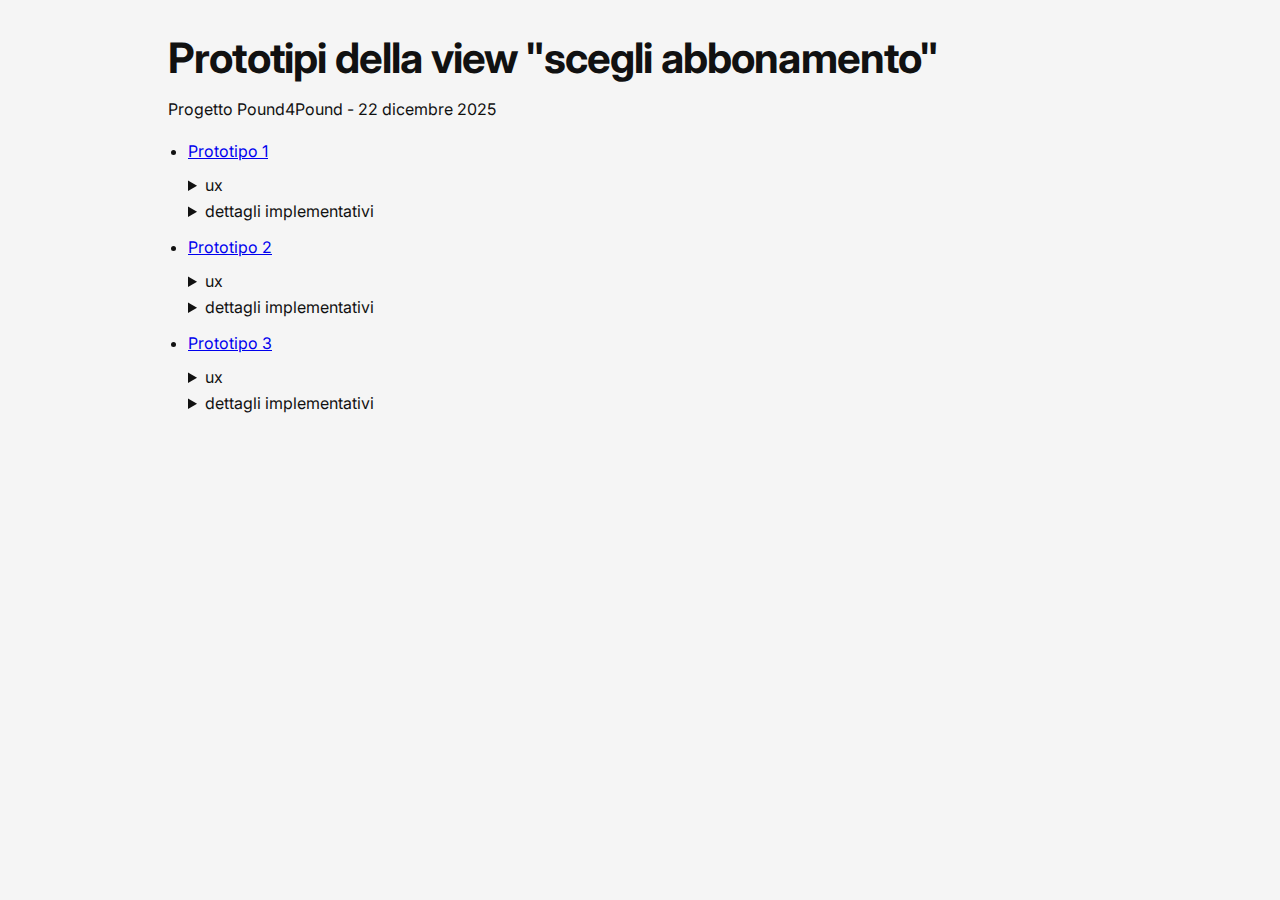
<file: index.html>
<!DOCTYPE html>
<html lang="it">
  <head>
    <meta charset="UTF-8" />
    <meta name="viewport" content="width=device-width, initial-scale=1.0" />
    <title>Prototipi</title>
    <link rel="preconnect" href="https://fonts.googleapis.com" />
    <link rel="preconnect" href="https://fonts.gstatic.com" crossorigin />
    <link
      href="https://fonts.googleapis.com/css2?family=Inter:wght@400;600;700&display=swap"
      rel="stylesheet"
    />
    <link rel="stylesheet" href="./styles.css" />
  </head>
  <body>
    <main class="page">
      <header class="header" style="text-align: left">
        <h1 class="title">Prototipi della view "scegli abbonamento"</h1>
        <p>Progetto Pound4Pound - 22 dicembre 2025</p>
      </header>

      <section aria-label="Lista prototipi">
        <ul class="index-prototypes">
          <li>
            <a href="./abbonamento_v1.html">Prototipo 1</a>
            <details>
              <summary>ux</summary>
              <ul>
                <li>
                  obiettivo 1: capire se "aggiungi extra disciplina" funziona
                </li>
                <li>
                  obiettivo 2: capire se ho messo bene in evidenza la
                  progressione dello sconto
                </li>
              </ul>
            </details>
            <details>
              <summary>dettagli implementativi</summary>
              <ul>
                <li>Selezione di un solo piano (bottone "Seleziona")</li>
                <li>
                  Contatore discipline totali (1-4) con +40€/mese oltre la prima
                </li>
                <li>
                  Aggiornamento dinamico prezzi e barrato su tutte le cards
                </li>
                <li>
                  Risparmi in € costanti per piano; % sconto dinamica in base al
                  barrato aggiornato
                </li>
                <li>
                  CTA "Vai al pagamento" abilitata solo dopo selezione (alert di
                  riepilogo)
                </li>
              </ul>
            </details>
          </li>
          <li>
            <a href="./abbonamento_v2.html">Prototipo 2</a>
            <details>
              <summary>ux</summary>
              <ul>
                <li>
                  obiettivo 1: sostituito il contatore "aggiungi disciplina" con
                  un controllo più mobile friendly (non sono convinto)
                </li>
                <li>
                  obiettivo 2: cambiata la card per rendere più trasperante il
                  calcolo del costo delle extra discipline
                </li>
              </ul>
            </details>
            <details>
              <summary>dettagli implementativi</summary>
              <ul>
                <li>
                  Selettore discipline (1-4) dentro ogni card, ma con stato
                  globale
                </li>
                <li>
                  Totale per card sempre visibile; bottone "Acquista" per ogni
                  piano (alert di riepilogo)
                </li>
                <li>
                  Aggiornamento prezzi e barrato + meta (risparmi e % sconto)
                  quando cambiano le discipline
                </li>
              </ul>
            </details>
          </li>
          <li>
            <a href="./abbonamento_v3.html">Prototipo 3</a>
            <details>
              <summary>ux</summary>
              <ul>
                <li>
                  obiettivo 1: tento di esplicitare meglio i calcoli del costo
                  delle extra discipline (PER EVITARE CARICO COGNITIVO ALLO
                  USER)
                </li>
              </ul>
            </details>
            <details>
              <summary>dettagli implementativi</summary>
              <ul>
                <li>Contatore globale extra discipline (0-3), default 0</li>
                <li>
                  Breakdown per piano: disciplina inclusa, extra discipline e
                  totale
                </li>
                <li>
                  Sezioni "extra" e "totale" (e separatori) visibili solo quando
                  extra &gt; 0
                </li>
                <li>Bottone "Acquista" per piano (alert di riepilogo)</li>
              </ul>
            </details>
          </li>
        </ul>
      </section>
    </main>
  </body>
</html>
</file>
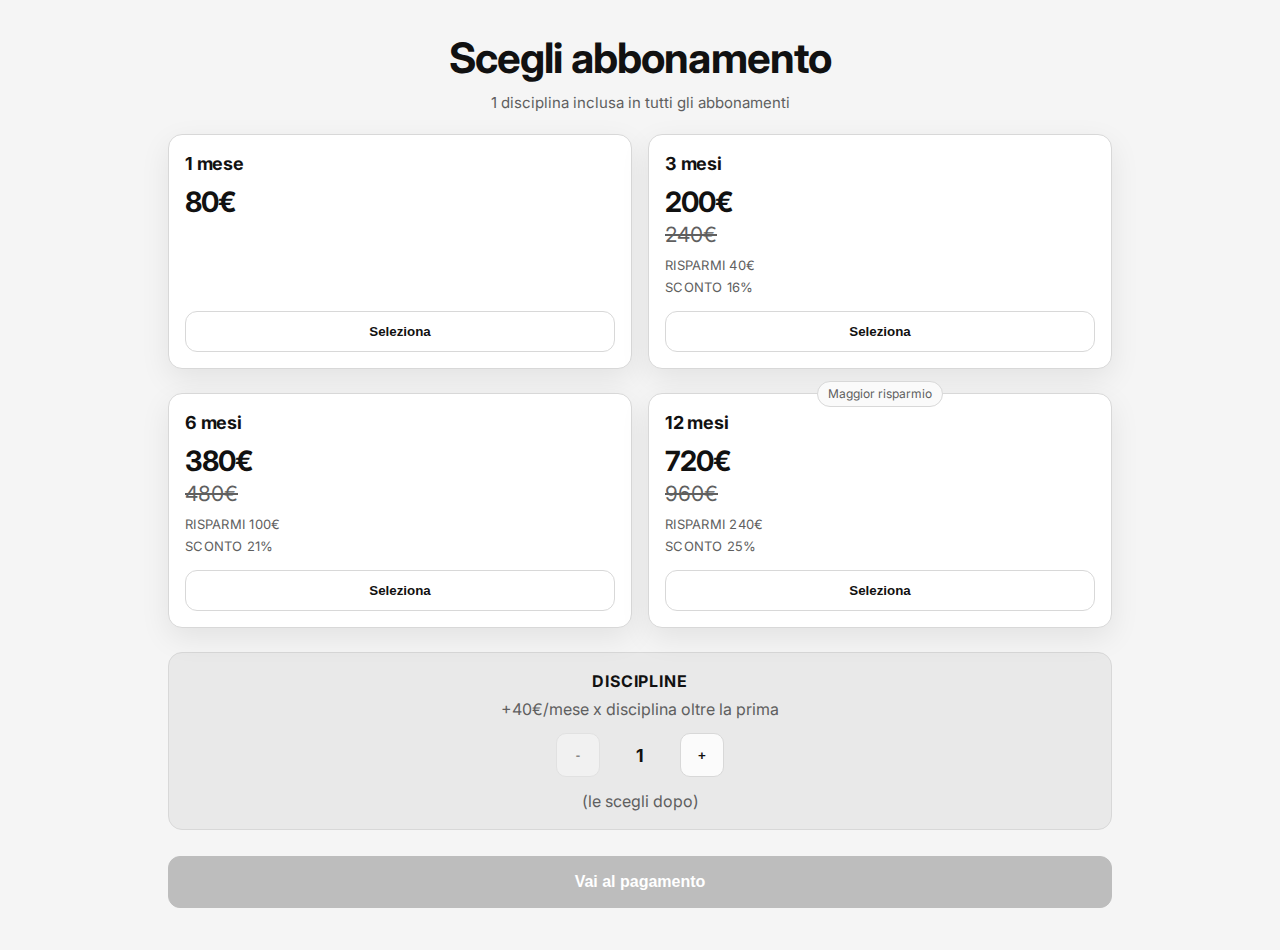
<file: abbonamento_v1.html>
<!DOCTYPE html>
<html lang="it">
  <head>
    <meta charset="UTF-8" />
    <meta name="viewport" content="width=device-width, initial-scale=1.0" />
    <title>Scegli abbonamento</title>
    <link rel="preconnect" href="https://fonts.googleapis.com" />
    <link rel="preconnect" href="https://fonts.gstatic.com" crossorigin />
    <link
      href="https://fonts.googleapis.com/css2?family=Inter:wght@400;600;700&display=swap"
      rel="stylesheet"
    />
    <link rel="stylesheet" href="./styles.css" />
  </head>
  <body>
    <main class="page">
      <header class="header">
        <h1 class="title">Scegli abbonamento</h1>
        <p class="subtitle">1 disciplina inclusa in tutti gli abbonamenti</p>
      </header>

      <section class="plans" aria-label="Piani di abbonamento">
        <article class="plan" data-plan-id="1m" aria-label="Piano 1 mese">
          <div class="plan__top">
            <h2 class="plan__name">1 mese</h2>
          </div>

          <div class="plan__prices">
            <div class="plan__price">
              <span class="price__value" data-role="price">80€</span>
            </div>
          </div>

          <div class="plan__bottom">
            <button class="btn btn--ghost" type="button" data-role="select">
              Seleziona
            </button>
          </div>
        </article>

        <article class="plan" data-plan-id="3m" aria-label="Piano 3 mesi">
          <div class="plan__top">
            <h2 class="plan__name">3 mesi</h2>
          </div>

          <div class="plan__prices">
            <div class="plan__price">
              <span class="price__value" data-role="price">200€</span>
              <span class="price__striked" data-role="striked">240€</span>
            </div>
            <div class="plan__meta">
              <div class="meta__row" data-role="savings">Risparmi 40€</div>
              <div class="meta__row" data-role="discount">Sconto 16%</div>
            </div>
          </div>

          <div class="plan__bottom">
            <button class="btn btn--ghost" type="button" data-role="select">
              Seleziona
            </button>
          </div>
        </article>

        <article class="plan" data-plan-id="6m" aria-label="Piano 6 mesi">
          <div class="plan__top">
            <h2 class="plan__name">6 mesi</h2>
          </div>

          <div class="plan__prices">
            <div class="plan__price">
              <span class="price__value" data-role="price">380€</span>
              <span class="price__striked" data-role="striked">480€</span>
            </div>
            <div class="plan__meta">
              <div class="meta__row" data-role="savings">Risparmi 100€</div>
              <div class="meta__row" data-role="discount">Sconto 21%</div>
            </div>
          </div>

          <div class="plan__bottom">
            <button class="btn btn--ghost" type="button" data-role="select">
              Seleziona
            </button>
          </div>
        </article>

        <article class="plan" data-plan-id="12m" aria-label="Piano 12 mesi">
          <div class="plan__badge" aria-hidden="true">Maggior risparmio</div>

          <div class="plan__top">
            <h2 class="plan__name">12 mesi</h2>
          </div>

          <div class="plan__prices">
            <div class="plan__price">
              <span class="price__value" data-role="price">720€</span>
              <span class="price__striked" data-role="striked">960€</span>
            </div>
            <div class="plan__meta">
              <div class="meta__row" data-role="savings">Risparmi 240€</div>
              <div class="meta__row" data-role="discount">Sconto 25%</div>
            </div>
          </div>

          <div class="plan__bottom">
            <button class="btn btn--ghost" type="button" data-role="select">
              Seleziona
            </button>
          </div>
        </article>
      </section>

      <section class="extras" aria-label="Aggiungi discipline">
        <h3 class="extras__title">Discipline</h3>
        <p class="extras__subtitle">+40€/mese x disciplina oltre la prima</p>

        <div class="counter" role="group" aria-label="Numero discipline">
          <button
            class="btn btn--square"
            type="button"
            data-role="minus"
            disabled
          >
            -
          </button>
          <div class="counter__value" data-role="disciplines">1</div>
          <button class="btn btn--square" type="button" data-role="plus">
            +
          </button>
        </div>

        <p class="extras__hint">(le scegli dopo)</p>
      </section>

      <footer class="footer">
        <button
          class="btn btn--primary"
          type="button"
          data-role="checkout"
          disabled
        >
          Vai al pagamento
        </button>
      </footer>
    </main>

    <script src="./app.js" defer></script>
  </body>
</html>
</file>
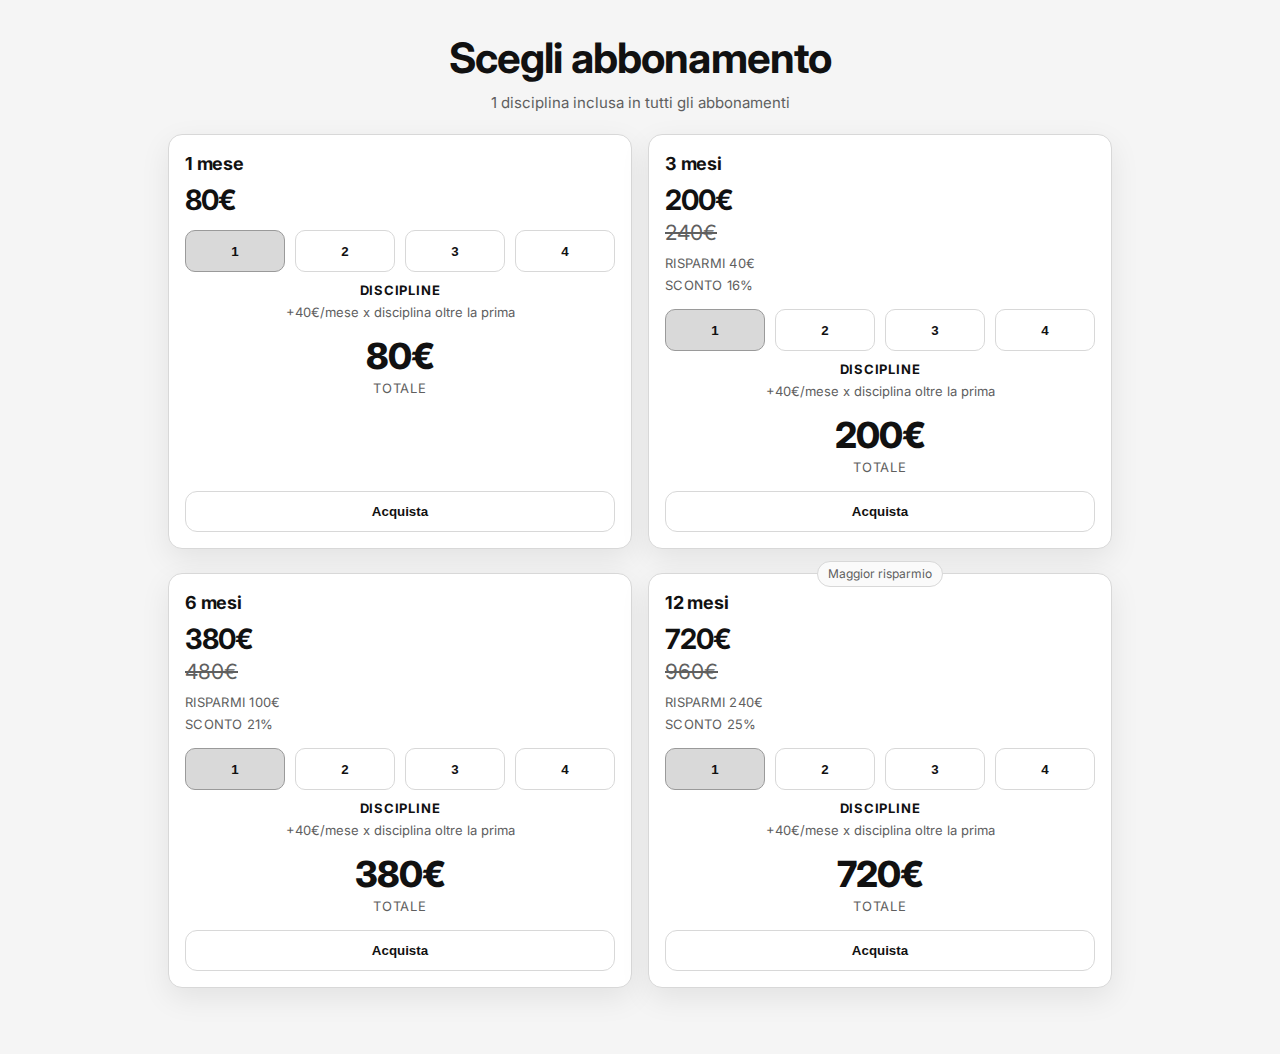
<file: abbonamento_v2.html>
<!DOCTYPE html>
<html lang="it">
  <head>
    <meta charset="UTF-8" />
    <meta name="viewport" content="width=device-width, initial-scale=1.0" />
    <title>Scegli abbonamento (v2)</title>
    <link rel="preconnect" href="https://fonts.googleapis.com" />
    <link rel="preconnect" href="https://fonts.gstatic.com" crossorigin />
    <link
      href="https://fonts.googleapis.com/css2?family=Inter:wght@400;600;700&display=swap"
      rel="stylesheet"
    />
    <link rel="stylesheet" href="./styles.css" />
  </head>
  <body>
    <main class="page">
      <header class="header">
        <h1 class="title">Scegli abbonamento</h1>
        <p class="subtitle">1 disciplina inclusa in tutti gli abbonamenti</p>
      </header>

      <section class="plans" aria-label="Piani di abbonamento">
        <article
          class="plan plan--v2"
          data-plan-id="1m"
          aria-label="Piano 1 mese"
        >
          <div class="plan__top">
            <h2 class="plan__name">1 mese</h2>
          </div>

          <div class="plan__prices">
            <div class="plan__price">
              <span class="price__value" data-role="price">80€</span>
            </div>
          </div>

          <div class="plan__picker" aria-label="Discipline">
            <div class="picker" data-role="discipline-picker">
              <button
                class="picker__item"
                type="button"
                data-role="discipline-option"
                data-value="1"
              >
                1
              </button>
              <button
                class="picker__item"
                type="button"
                data-role="discipline-option"
                data-value="2"
              >
                2
              </button>
              <button
                class="picker__item"
                type="button"
                data-role="discipline-option"
                data-value="3"
              >
                3
              </button>
              <button
                class="picker__item"
                type="button"
                data-role="discipline-option"
                data-value="4"
              >
                4
              </button>
            </div>

            <div class="picker__label">Discipline</div>
            <div class="picker__subtitle">
              +40€/mese x disciplina oltre la prima
            </div>
          </div>

          <div class="plan__total" aria-label="Totale">
            <div class="total__value" data-role="total">80€</div>
            <div class="total__label">Totale</div>
          </div>

          <div class="plan__bottom">
            <button class="btn btn--ghost" type="button" data-role="buy">
              Acquista
            </button>
          </div>
        </article>

        <article
          class="plan plan--v2"
          data-plan-id="3m"
          aria-label="Piano 3 mesi"
        >
          <div class="plan__top">
            <h2 class="plan__name">3 mesi</h2>
          </div>

          <div class="plan__prices">
            <div class="plan__price">
              <span class="price__value" data-role="price">200€</span>
              <span class="price__striked" data-role="striked">240€</span>
            </div>
            <div class="plan__meta">
              <div class="meta__row" data-role="savings">Risparmi 40€</div>
              <div class="meta__row" data-role="discount">Sconto 16%</div>
            </div>
          </div>

          <div class="plan__picker" aria-label="Discipline">
            <div class="picker" data-role="discipline-picker">
              <button
                class="picker__item"
                type="button"
                data-role="discipline-option"
                data-value="1"
              >
                1
              </button>
              <button
                class="picker__item"
                type="button"
                data-role="discipline-option"
                data-value="2"
              >
                2
              </button>
              <button
                class="picker__item"
                type="button"
                data-role="discipline-option"
                data-value="3"
              >
                3
              </button>
              <button
                class="picker__item"
                type="button"
                data-role="discipline-option"
                data-value="4"
              >
                4
              </button>
            </div>

            <div class="picker__label">Discipline</div>
            <div class="picker__subtitle">
              +40€/mese x disciplina oltre la prima
            </div>
          </div>

          <div class="plan__total" aria-label="Totale">
            <div class="total__value" data-role="total">200€</div>
            <div class="total__label">Totale</div>
          </div>

          <div class="plan__bottom">
            <button class="btn btn--ghost" type="button" data-role="buy">
              Acquista
            </button>
          </div>
        </article>

        <article
          class="plan plan--v2"
          data-plan-id="6m"
          aria-label="Piano 6 mesi"
        >
          <div class="plan__top">
            <h2 class="plan__name">6 mesi</h2>
          </div>

          <div class="plan__prices">
            <div class="plan__price">
              <span class="price__value" data-role="price">380€</span>
              <span class="price__striked" data-role="striked">480€</span>
            </div>
            <div class="plan__meta">
              <div class="meta__row" data-role="savings">Risparmi 100€</div>
              <div class="meta__row" data-role="discount">Sconto 21%</div>
            </div>
          </div>

          <div class="plan__picker" aria-label="Discipline">
            <div class="picker" data-role="discipline-picker">
              <button
                class="picker__item"
                type="button"
                data-role="discipline-option"
                data-value="1"
              >
                1
              </button>
              <button
                class="picker__item"
                type="button"
                data-role="discipline-option"
                data-value="2"
              >
                2
              </button>
              <button
                class="picker__item"
                type="button"
                data-role="discipline-option"
                data-value="3"
              >
                3
              </button>
              <button
                class="picker__item"
                type="button"
                data-role="discipline-option"
                data-value="4"
              >
                4
              </button>
            </div>

            <div class="picker__label">Discipline</div>
            <div class="picker__subtitle">
              +40€/mese x disciplina oltre la prima
            </div>
          </div>

          <div class="plan__total" aria-label="Totale">
            <div class="total__value" data-role="total">380€</div>
            <div class="total__label">Totale</div>
          </div>

          <div class="plan__bottom">
            <button class="btn btn--ghost" type="button" data-role="buy">
              Acquista
            </button>
          </div>
        </article>

        <article
          class="plan plan--v2"
          data-plan-id="12m"
          aria-label="Piano 12 mesi"
        >
          <div class="plan__badge" aria-hidden="true">Maggior risparmio</div>

          <div class="plan__top">
            <h2 class="plan__name">12 mesi</h2>
          </div>

          <div class="plan__prices">
            <div class="plan__price">
              <span class="price__value" data-role="price">720€</span>
              <span class="price__striked" data-role="striked">960€</span>
            </div>
            <div class="plan__meta">
              <div class="meta__row" data-role="savings">Risparmi 240€</div>
              <div class="meta__row" data-role="discount">Sconto 25%</div>
            </div>
          </div>

          <div class="plan__picker" aria-label="Discipline">
            <div class="picker" data-role="discipline-picker">
              <button
                class="picker__item"
                type="button"
                data-role="discipline-option"
                data-value="1"
              >
                1
              </button>
              <button
                class="picker__item"
                type="button"
                data-role="discipline-option"
                data-value="2"
              >
                2
              </button>
              <button
                class="picker__item"
                type="button"
                data-role="discipline-option"
                data-value="3"
              >
                3
              </button>
              <button
                class="picker__item"
                type="button"
                data-role="discipline-option"
                data-value="4"
              >
                4
              </button>
            </div>

            <div class="picker__label">Discipline</div>
            <div class="picker__subtitle">
              +40€/mese x disciplina oltre la prima
            </div>
          </div>

          <div class="plan__total" aria-label="Totale">
            <div class="total__value" data-role="total">720€</div>
            <div class="total__label">Totale</div>
          </div>

          <div class="plan__bottom">
            <button class="btn btn--ghost" type="button" data-role="buy">
              Acquista
            </button>
          </div>
        </article>
      </section>
    </main>

    <script src="./app.js" defer></script>
  </body>
</html>
</file>
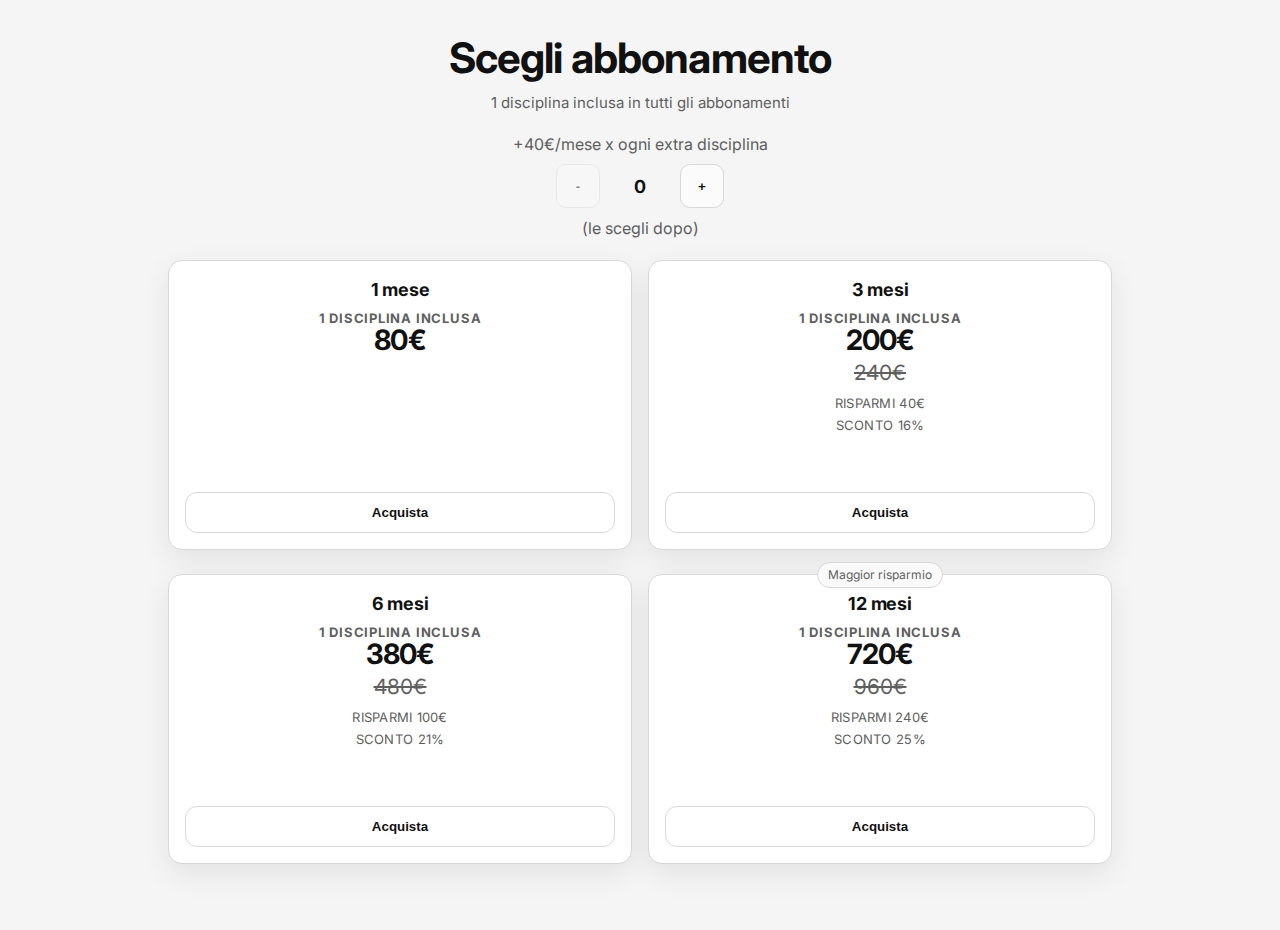
<file: abbonamento_v3.html>
<!DOCTYPE html>
<html lang="it">
  <head>
    <meta charset="UTF-8" />
    <meta name="viewport" content="width=device-width, initial-scale=1.0" />
    <title>Scegli abbonamento (v3)</title>
    <link rel="preconnect" href="https://fonts.googleapis.com" />
    <link rel="preconnect" href="https://fonts.gstatic.com" crossorigin />
    <link
      href="https://fonts.googleapis.com/css2?family=Inter:wght@400;600;700&display=swap"
      rel="stylesheet"
    />
    <link rel="stylesheet" href="./styles.css" />
  </head>
  <body>
    <main class="page">
      <header class="header">
        <h1 class="title">Scegli abbonamento</h1>
        <p class="subtitle">1 disciplina inclusa in tutti gli abbonamenti</p>
      </header>

      <section class="extras-top" aria-label="Aggiungi discipline extra">
        <p class="extras-top__subtitle">+40€/mese x ogni extra disciplina</p>

        <div class="counter" role="group" aria-label="Numero discipline extra">
          <button
            class="btn btn--square"
            type="button"
            data-role="extra-minus"
            disabled
          >
            -
          </button>
          <div class="counter__value" data-role="extra-count">0</div>
          <button class="btn btn--square" type="button" data-role="extra-plus">
            +
          </button>
        </div>

        <p class="extras-top__hint">(le scegli dopo)</p>
      </section>

      <section class="plans" aria-label="Piani di abbonamento">
        <article
          class="plan plan--v3"
          data-plan-id="1m"
          aria-label="Piano 1 mese"
        >
          <div class="plan__top">
            <h2 class="plan__name">1 mese</h2>
          </div>

          <div class="v3-base">
            <div class="v3-base__label">1 disciplina inclusa</div>
            <div class="plan__price">
              <span class="price__value" data-role="price">80€</span>
            </div>
          </div>

          <div class="divider divider--after-base" data-role="divider"></div>

          <section
            class="v3-extra"
            data-role="extra-section"
            aria-label="Disciplina extra"
          >
            <div class="v3-extra__label" data-role="extra-label">
              1 disciplina extra +40€/mese
            </div>
            <div class="v3-extra__amount">
              <div class="v3-extra__value" data-role="extra-price">40€</div>
              <div class="v3-extra__mult" data-role="extra-mult">x 1 mese</div>
            </div>
          </section>

          <div class="divider divider--after-extra" data-role="divider"></div>

          <section
            class="v3-total"
            data-role="total-section"
            aria-label="Totale"
          >
            <div class="v3-total__label">Totale</div>
            <div class="v3-total__value" data-role="total">120€</div>
          </section>

          <div class="plan__bottom">
            <button class="btn btn--ghost" type="button" data-role="buy">
              Acquista
            </button>
          </div>
        </article>

        <article
          class="plan plan--v3"
          data-plan-id="3m"
          aria-label="Piano 3 mesi"
        >
          <div class="plan__top">
            <h2 class="plan__name">3 mesi</h2>
          </div>

          <div class="v3-base">
            <div class="v3-base__label">1 disciplina inclusa</div>
            <div class="plan__price">
              <span class="price__value" data-role="price">200€</span>
              <span class="price__striked" data-role="striked">240€</span>
            </div>
            <div class="plan__meta">
              <div class="meta__row" data-role="savings">Risparmi 40€</div>
              <div class="meta__row" data-role="discount">Sconto 16%</div>
            </div>
          </div>

          <div class="divider" data-role="divider"></div>

          <section
            class="v3-extra"
            data-role="extra-section"
            aria-label="Disciplina extra"
          >
            <div class="v3-extra__label" data-role="extra-label">
              1 disciplina extra +40€/mese
            </div>
            <div class="v3-extra__amount">
              <div class="v3-extra__value" data-role="extra-price">120€</div>
              <div class="v3-extra__mult" data-role="extra-mult">x 3 mesi</div>
            </div>
          </section>

          <div class="divider" data-role="divider"></div>

          <section
            class="v3-total"
            data-role="total-section"
            aria-label="Totale"
          >
            <div class="v3-total__label">Totale</div>
            <div class="v3-total__value" data-role="total">320€</div>
          </section>

          <div class="plan__bottom">
            <button class="btn btn--ghost" type="button" data-role="buy">
              Acquista
            </button>
          </div>
        </article>

        <article
          class="plan plan--v3"
          data-plan-id="6m"
          aria-label="Piano 6 mesi"
        >
          <div class="plan__top">
            <h2 class="plan__name">6 mesi</h2>
          </div>

          <div class="v3-base">
            <div class="v3-base__label">1 disciplina inclusa</div>
            <div class="plan__price">
              <span class="price__value" data-role="price">380€</span>
              <span class="price__striked" data-role="striked">480€</span>
            </div>
            <div class="plan__meta">
              <div class="meta__row" data-role="savings">Risparmi 100€</div>
              <div class="meta__row" data-role="discount">Sconto 21%</div>
            </div>
          </div>

          <div class="divider" data-role="divider"></div>

          <section
            class="v3-extra"
            data-role="extra-section"
            aria-label="Disciplina extra"
          >
            <div class="v3-extra__label" data-role="extra-label">
              1 disciplina extra +40€/mese
            </div>
            <div class="v3-extra__amount">
              <div class="v3-extra__value" data-role="extra-price">240€</div>
              <div class="v3-extra__mult" data-role="extra-mult">x 6 mesi</div>
            </div>
          </section>

          <div class="divider" data-role="divider"></div>

          <section
            class="v3-total"
            data-role="total-section"
            aria-label="Totale"
          >
            <div class="v3-total__label">Totale</div>
            <div class="v3-total__value" data-role="total">620€</div>
          </section>

          <div class="plan__bottom">
            <button class="btn btn--ghost" type="button" data-role="buy">
              Acquista
            </button>
          </div>
        </article>

        <article
          class="plan plan--v3"
          data-plan-id="12m"
          aria-label="Piano 12 mesi"
        >
          <div class="plan__badge" aria-hidden="true">Maggior risparmio</div>

          <div class="plan__top">
            <h2 class="plan__name">12 mesi</h2>
          </div>

          <div class="v3-base">
            <div class="v3-base__label">1 disciplina inclusa</div>
            <div class="plan__price">
              <span class="price__value" data-role="price">720€</span>
              <span class="price__striked" data-role="striked">960€</span>
            </div>
            <div class="plan__meta">
              <div class="meta__row" data-role="savings">Risparmi 240€</div>
              <div class="meta__row" data-role="discount">Sconto 25%</div>
            </div>
          </div>

          <div class="divider" data-role="divider"></div>

          <section
            class="v3-extra"
            data-role="extra-section"
            aria-label="Disciplina extra"
          >
            <div class="v3-extra__label" data-role="extra-label">
              1 disciplina extra +40€/mese
            </div>
            <div class="v3-extra__amount">
              <div class="v3-extra__value" data-role="extra-price">480€</div>
              <div class="v3-extra__mult" data-role="extra-mult">x 12 mesi</div>
            </div>
          </section>

          <div class="divider" data-role="divider"></div>

          <section
            class="v3-total"
            data-role="total-section"
            aria-label="Totale"
          >
            <div class="v3-total__label">Totale</div>
            <div class="v3-total__value" data-role="total">1200€</div>
          </section>

          <div class="plan__bottom">
            <button class="btn btn--ghost" type="button" data-role="buy">
              Acquista
            </button>
          </div>
        </article>
      </section>
    </main>

    <script src="./app.js" defer></script>
  </body>
</html>
</file>
<file: styles.css>
:root {
  --bg: #f5f5f5;
  --panel: #ffffff;
  --text: #111111;
  --muted: #5f5f5f;
  --border: #d8d8d8;
  --border-strong: #111111;
  --shadow: 0 10px 30px rgba(0, 0, 0, 0.08);
  --radius: 14px;
}

* {
  box-sizing: border-box;
}

html,
body {
  height: 100%;
}

body {
  margin: 0;
  font-family: Inter, system-ui, -apple-system, Segoe UI, Roboto, Helvetica,
    Arial, sans-serif;
  color: var(--text);
  background: var(--bg);
}

ul {
  margin-top: 10px;
  margin-bottom: 20px;
  padding-left: 20px;
}

ul ul {
  padding-left: 20px;
}

.index-prototypes {
  list-style: disc;
}

.index-prototypes > li {
  margin: 16px 0;
}

.index-prototypes > li > a {
  display: inline-block;
  margin-bottom: 8px;
}

.index-prototypes details {
  margin-top: 6px;
}

.index-prototypes details > ul > li {
  margin: 8px 0;
}

.extras-top {
  text-align: center;
  margin: 8px 0 18px;
}

.extras-top__subtitle {
  margin: 0 0 10px;
  color: var(--muted);
}

.extras-top__hint {
  margin: 10px 0 0;
  color: var(--muted);
}

.page {
  max-width: 980px;
  margin: 0 auto;
  padding: 32px 18px 42px;
}

.header {
  text-align: center;
  margin-bottom: 22px;
}

.title {
  margin: 0;
  font-size: clamp(28px, 4vw, 42px);
  letter-spacing: -0.02em;
}

.subtitle {
  margin: 10px 0 0;
  color: var(--muted);
  font-size: 15px;
}

.plans {
  display: grid;
  grid-template-columns: repeat(2, minmax(0, 1fr));
  gap: 24px 16px;
  margin: 22px 0 24px;
}

.plan {
  position: relative;
  background: var(--panel);
  border: 1px solid var(--border);
  border-radius: var(--radius);
  padding: 18px 16px 16px;
  box-shadow: var(--shadow);
  min-height: 215px;
  display: flex;
  flex-direction: column;
}

.plan[data-selected="true"] {
  border: 3px solid var(--border-strong);
}

.plan__badge {
  position: absolute;
  top: 0;
  left: 50%;
  transform: translate(-50%, -50%);
  z-index: 1;
  font-size: 12px;
  line-height: 1;
  padding: 6px 10px;
  white-space: nowrap;
  border-radius: 999px;
  border: 1px solid var(--border);
  color: var(--muted);
  background: #fafafa;
}

.plan__name {
  margin: 0;
  font-size: 18px;
  font-weight: 700;
  letter-spacing: -0.01em;
}

.plan__prices {
  margin-top: 14px;
}

.plan__price {
  display: flex;
  flex-direction: column;
  gap: 6px;
}

.price__value {
  font-size: 28px;
  line-height: 1;
  font-weight: 700;
  letter-spacing: -0.03em;
}

.price__striked {
  font-size: 21px;
  color: var(--muted);
  text-decoration: line-through;
}

.plan__meta {
  margin-top: 10px;
  display: grid;
  gap: 6px;
}

.meta__row {
  font-size: 13px;
  letter-spacing: 0.02em;
  text-transform: uppercase;
  color: var(--muted);
}

.plan__bottom {
  margin-top: auto;
  padding-top: 16px;
}

.btn {
  border: 1px solid var(--border);
  background: #fbfbfb;
  color: var(--text);
  border-radius: 12px;
  padding: 12px 14px;
  font-weight: 600;
  cursor: pointer;
  transition: transform 0.05s ease, background 0.15s ease, opacity 0.15s ease,
    border-color 0.15s ease;
}

.btn:active {
  transform: translateY(1px);
}

.btn:disabled {
  cursor: not-allowed;
  opacity: 0.45;
}

.btn--ghost {
  width: 100%;
  background: #ffffff;
}

.plan[data-selected="true"] .btn--ghost {
  border-color: var(--border-strong);
}

.btn--square {
  width: 44px;
  height: 44px;
  padding: 0;
  border-radius: 10px;
}

.btn--primary {
  width: 100%;
  padding: 16px 16px;
  font-size: 16px;
  background: #111111;
  color: #ffffff;
  border-color: #111111;
}

.btn--primary:disabled {
  background: #bdbdbd;
  border-color: #bdbdbd;
  color: #ffffff;
  opacity: 1;
}

.plan--v2 {
  min-height: 360px;
}

.plan--v3 {
  min-height: 290px;
}

.plan--v3[data-has-extra="true"] {
  min-height: 420px;
}

.plan--v3 .plan__top {
  text-align: center;
}

.plan--v3 .divider,
.plan--v3 [data-role="extra-section"],
.plan--v3 [data-role="total-section"] {
  display: none;
}

.v3-base {
  margin-top: 10px;
  text-align: center;
}

.v3-base__label {
  font-size: 13px;
  font-weight: 700;
  letter-spacing: 0.06em;
  text-transform: uppercase;
  color: var(--muted);
}

.divider {
  height: 1px;
  background: var(--border);
  margin: 14px 0;
}

.v3-extra {
  text-align: center;
}

.v3-extra__label {
  font-size: 13px;
  font-weight: 700;
  letter-spacing: 0.06em;
  text-transform: uppercase;
  color: var(--muted);
}

.v3-extra__amount {
  margin-top: 8px;
}

.v3-extra__value {
  font-size: 28px;
  font-weight: 800;
  letter-spacing: -0.03em;
  line-height: 1;
}

.v3-extra__mult {
  margin-top: 6px;
  color: var(--muted);
}

.v3-total {
  text-align: center;
}

.v3-total__label {
  font-size: 13px;
  font-weight: 700;
  letter-spacing: 0.06em;
  text-transform: uppercase;
  color: var(--muted);
}

.v3-total__value {
  margin-top: 6px;
  font-size: 34px;
  font-weight: 800;
  letter-spacing: -0.03em;
  line-height: 1;
}

.plan--v2 .plan__prices {
  margin-top: 12px;
}

.plan__picker {
  margin-top: 16px;
  text-align: center;
}

.picker {
  display: grid;
  grid-template-columns: repeat(4, minmax(0, 1fr));
  gap: 10px;
}

.picker__item {
  height: 42px;
  border-radius: 10px;
  border: 1px solid var(--border);
  background: #ffffff;
  font-weight: 700;
  cursor: pointer;
  color: var(--text);
}

.picker__item:active {
  transform: translateY(1px);
}

.picker__item[data-active="true"] {
  background: #d9d9d9;
  border-color: #9a9a9a;
}

.picker__label {
  margin-top: 10px;
  font-size: 13px;
  font-weight: 700;
  letter-spacing: 0.06em;
  text-transform: uppercase;
  color: var(--text);
}

.picker__subtitle {
  margin-top: 6px;
  font-size: 13px;
  color: var(--muted);
}

.plan__total {
  margin-top: 18px;
  text-align: center;
}

.total__value {
  font-size: 36px;
  font-weight: 800;
  letter-spacing: -0.03em;
  line-height: 1;
}

.total__label {
  margin-top: 6px;
  font-size: 13px;
  letter-spacing: 0.06em;
  text-transform: uppercase;
  color: var(--muted);
}

.extras {
  text-align: center;
  margin: 18px 0 26px;
  background: #e9e9e9;
  border: 1px solid var(--border);
  border-radius: var(--radius);
  padding: 18px 14px;
}

.extras__title {
  margin: 0;
  font-size: 16px;
  font-weight: 700;
  letter-spacing: 0.06em;
  text-transform: uppercase;
}

.extras__subtitle {
  margin: 8px 0 14px;
  color: var(--muted);
}

.counter {
  display: inline-flex;
  align-items: center;
  gap: 14px;
}

.counter__value {
  width: 52px;
  text-align: center;
  font-size: 18px;
  font-weight: 700;
}

.extras__hint {
  margin: 14px 0 0;
  color: var(--muted);
}

.footer {
  margin-top: 10px;
}

@media (max-width: 760px) {
  .plans {
    grid-template-columns: repeat(2, minmax(0, 1fr));
    gap: 20px 12px;
  }

  .plan {
    min-height: 200px;
    padding: 14px 12px 12px;
  }

  .price__value {
    font-size: 38px;
  }

  .plan--v2 {
    min-height: 340px;
  }

  .total__value {
    font-size: 34px;
  }

  .plan--v3 {
    min-height: 270px;
  }

  .plan--v3[data-has-extra="true"] {
    min-height: 400px;
  }

  .v3-extra__value {
    font-size: 28px;
  }

  .v3-total__value {
    font-size: 34px;
  }
}

@media (max-width: 380px) {
  .plans {
    gap: 18px 10px;
  }

  .price__value {
    font-size: 28px;
  }
}
</file>
